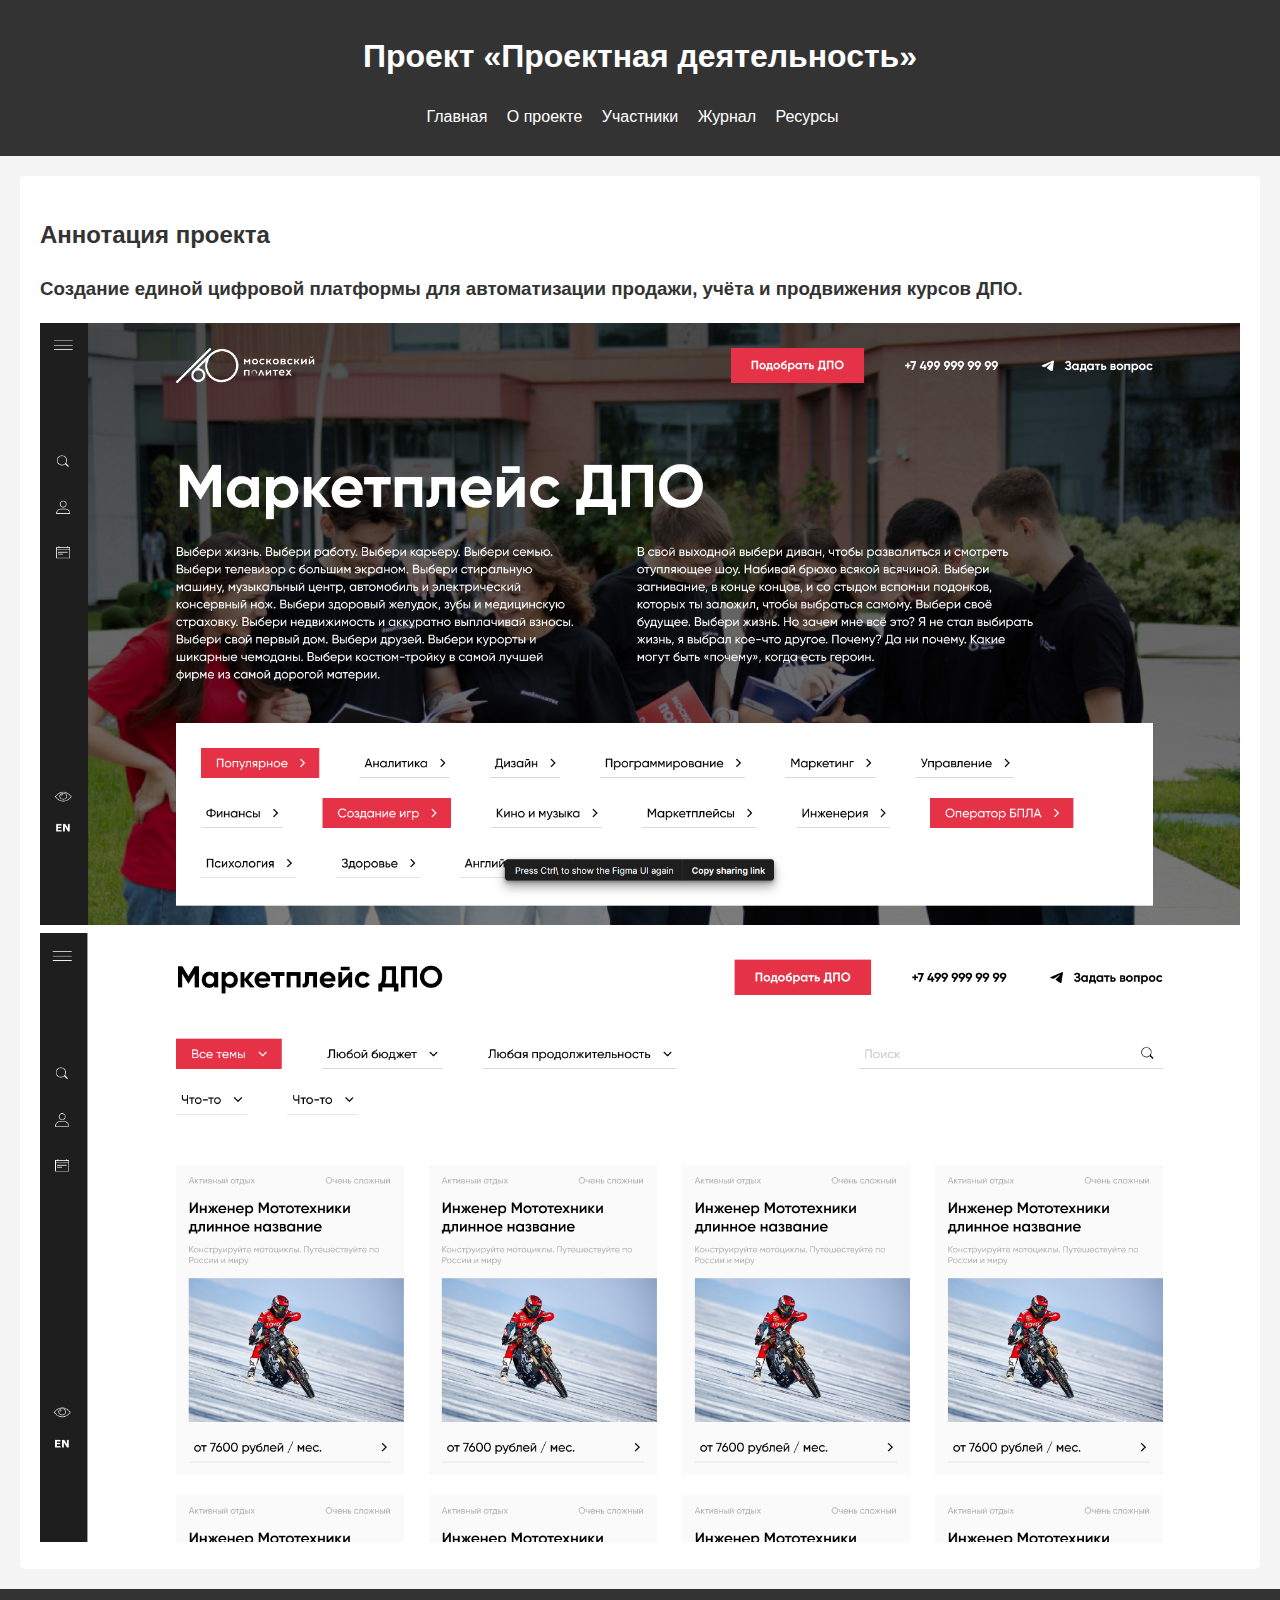
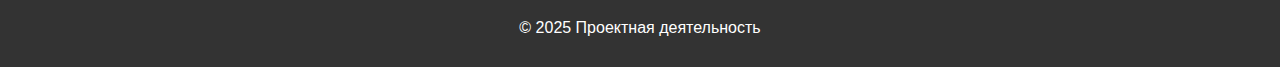
<file: site/index.html>
<!DOCTYPE html>
<html lang="ru">
<head>
    <meta charset="UTF-8">
    <meta name="viewport" content="width=device-width, initial-scale=1.0">
    <title>Проектная деятельность</title>
    <link rel="stylesheet" href="styles.css">
</head>
<body>
    <header>
        <h1>Проект «Проектная деятельность»</h1>
        <nav>
            <ul>
                <li><a href="index.html">Главная</a></li>
                <li><a href="about.html">О проекте</a></li>
                <li><a href="team.html">Участники</a></li>
                <li><a href="journal.html">Журнал</a></li>
                <li><a href="resources.html">Ресурсы</a></li>
            </ul>
        </nav>
    </header>
    <section>
        <h2>Аннотация проекта</h2>
        <h3>Создание единой цифровой платформы для автоматизации продажи, учёта и продвижения курсов ДПО.</h3>
        <img src="main.png" alt="Изображение проекта">
        <img src="main2.png" alt="Изображение проекта">
    </section>
    <footer>
        <p>&copy; 2025 Проектная деятельность</p>
    </footer>
</body>
</html>
</file>
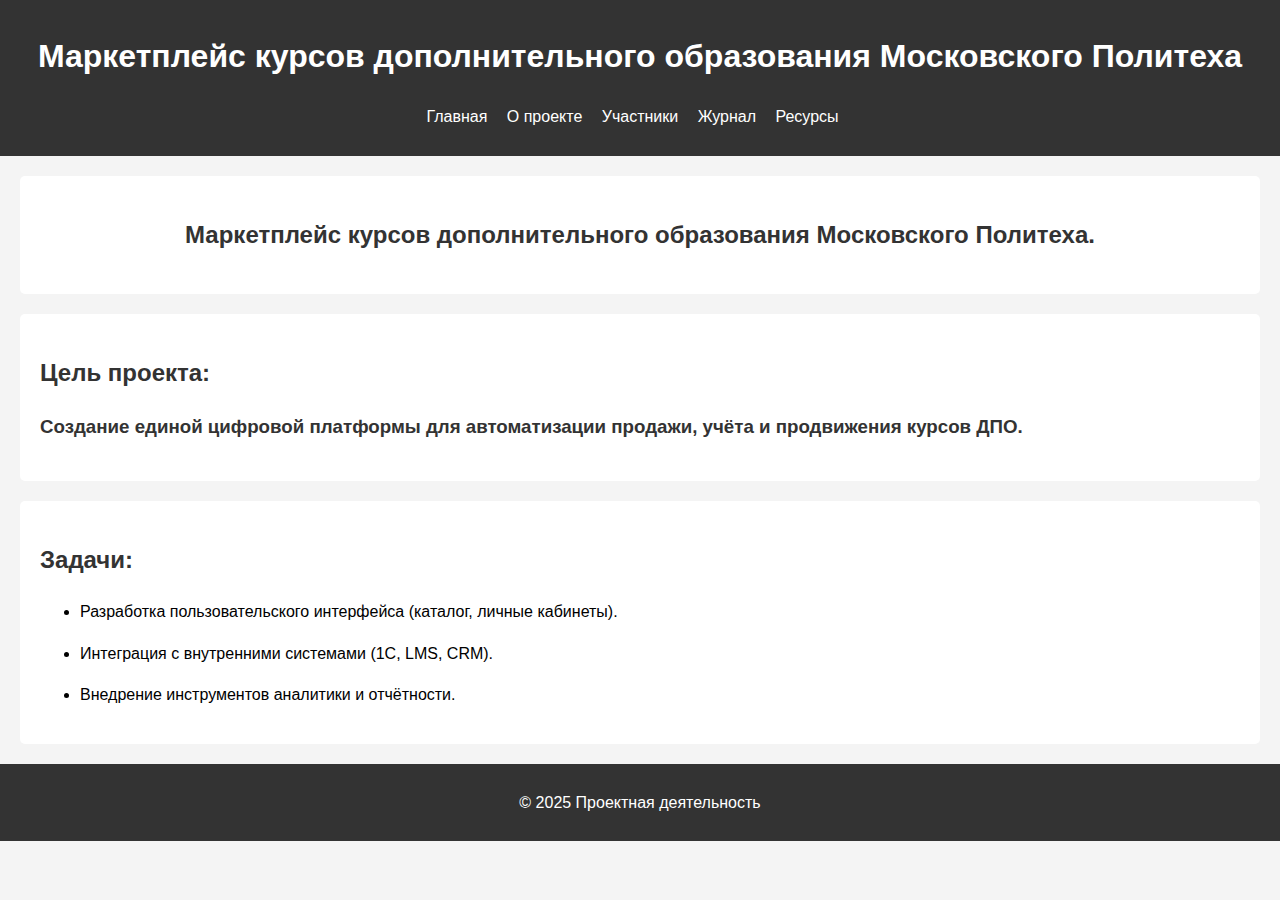
<file: site/about.html>
<!DOCTYPE html>
<html lang="ru">
<head>
    <meta charset="UTF-8">
    <meta name="viewport" content="width=device-width, initial-scale=1.0">
    <title>О проекте</title>
    <link rel="stylesheet" href="styles.css">
</head>
<body>
    <header>
        <h1>Маркетплейс курсов дополнительного образования Московского Политеха</h1>
        <nav>
            <ul>
                <li><a href="index.html">Главная</a></li>
                <li><a href="about.html">О проекте</a></li>
                <li><a href="team.html">Участники</a></li>
                <li><a href="journal.html">Журнал</a></li>
                <li><a href="resources.html">Ресурсы</a></li>
            </ul>
        </nav>
    </header>
    <section>
        <h2><center>Маркетплейс курсов дополнительного образования Московского Политеха.</center></h2>
    </section>
    <section>
        <h2>Цель проекта:</h2>
        <h3>Создание единой цифровой платформы для автоматизации продажи, учёта и продвижения курсов ДПО.</h3>
    </section>
    <section>
        <h2>Задачи:</h2>
        <ul>
            <li><p>Разработка пользовательского интерфейса (каталог, личные кабинеты).</p></li>
            <li><p>Интеграция с внутренними системами (1С, LMS, CRM).</p></li>
            <li><p>Внедрение инструментов аналитики и отчётности.</p></li>
        </ul>
    </section>
    <footer>
        <p>&copy; 2025 Проектная деятельность</p>
    </footer>
</body>
</html>
</file>
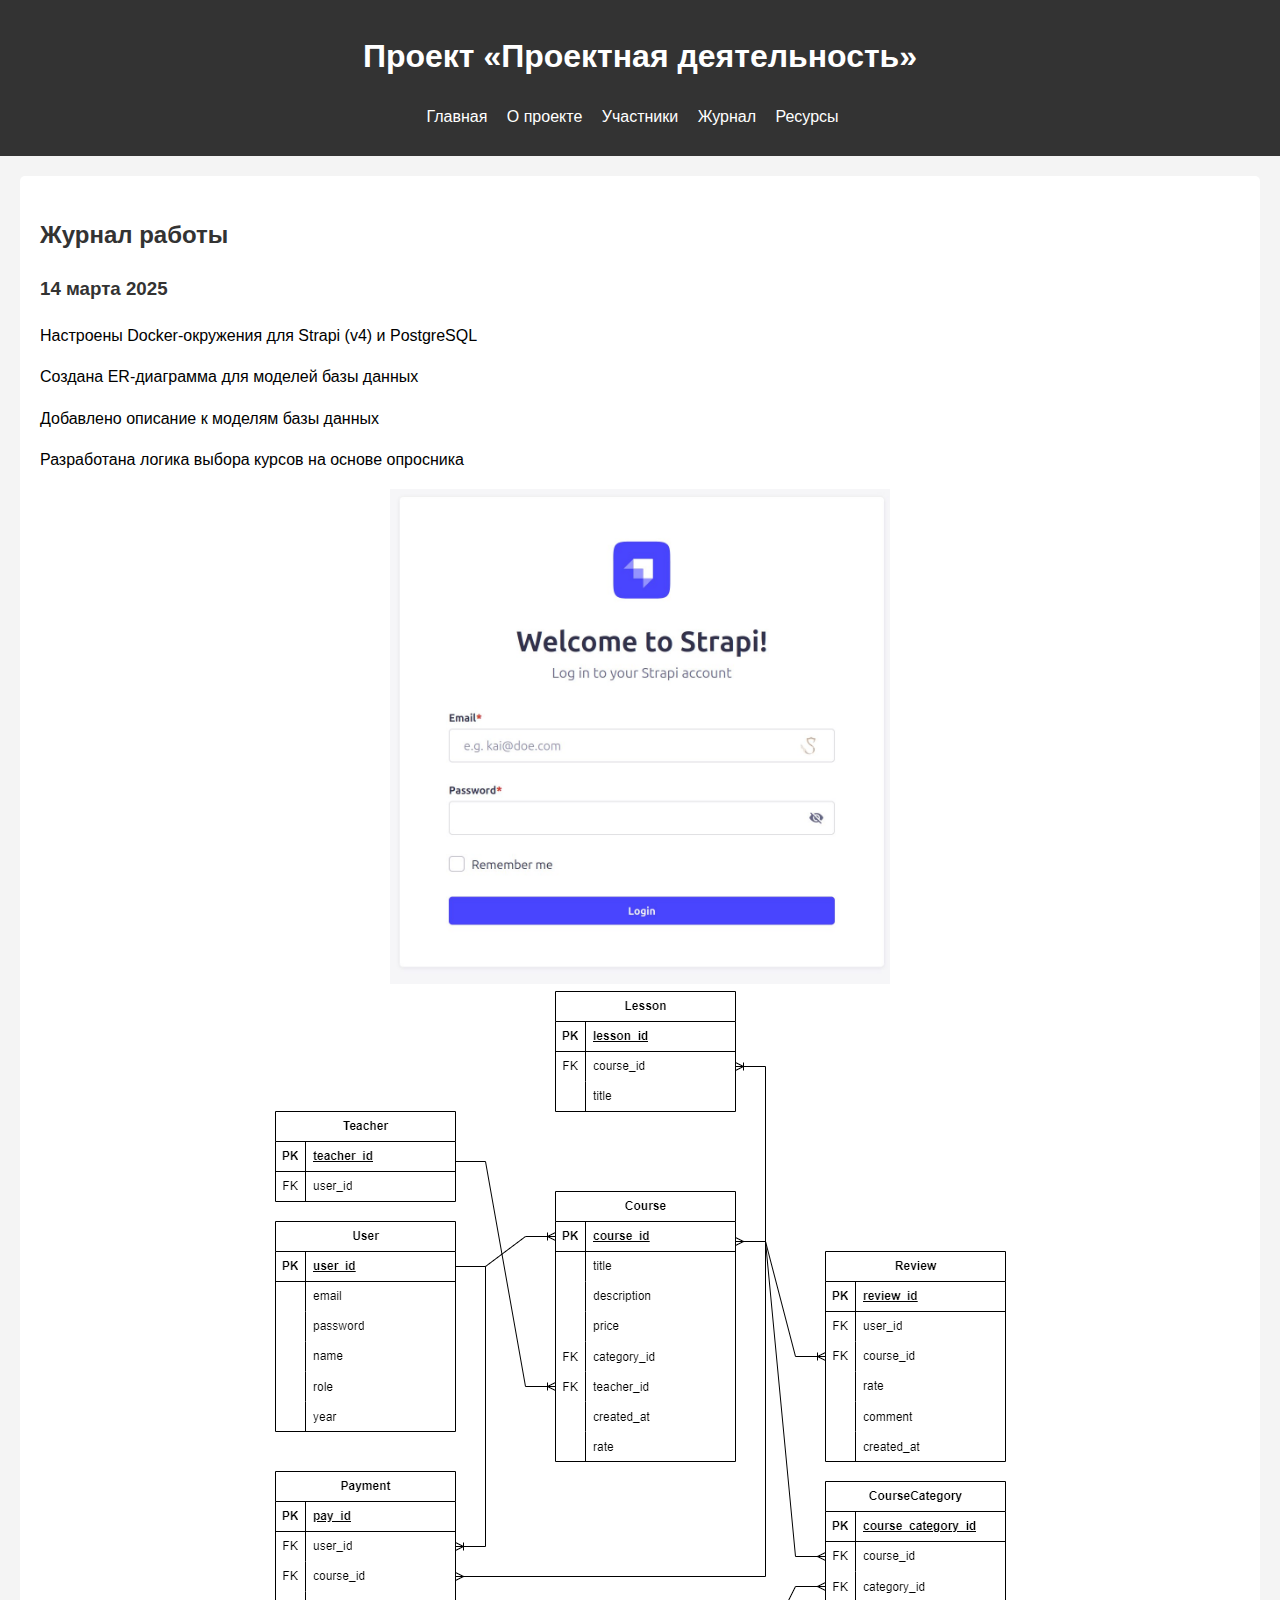
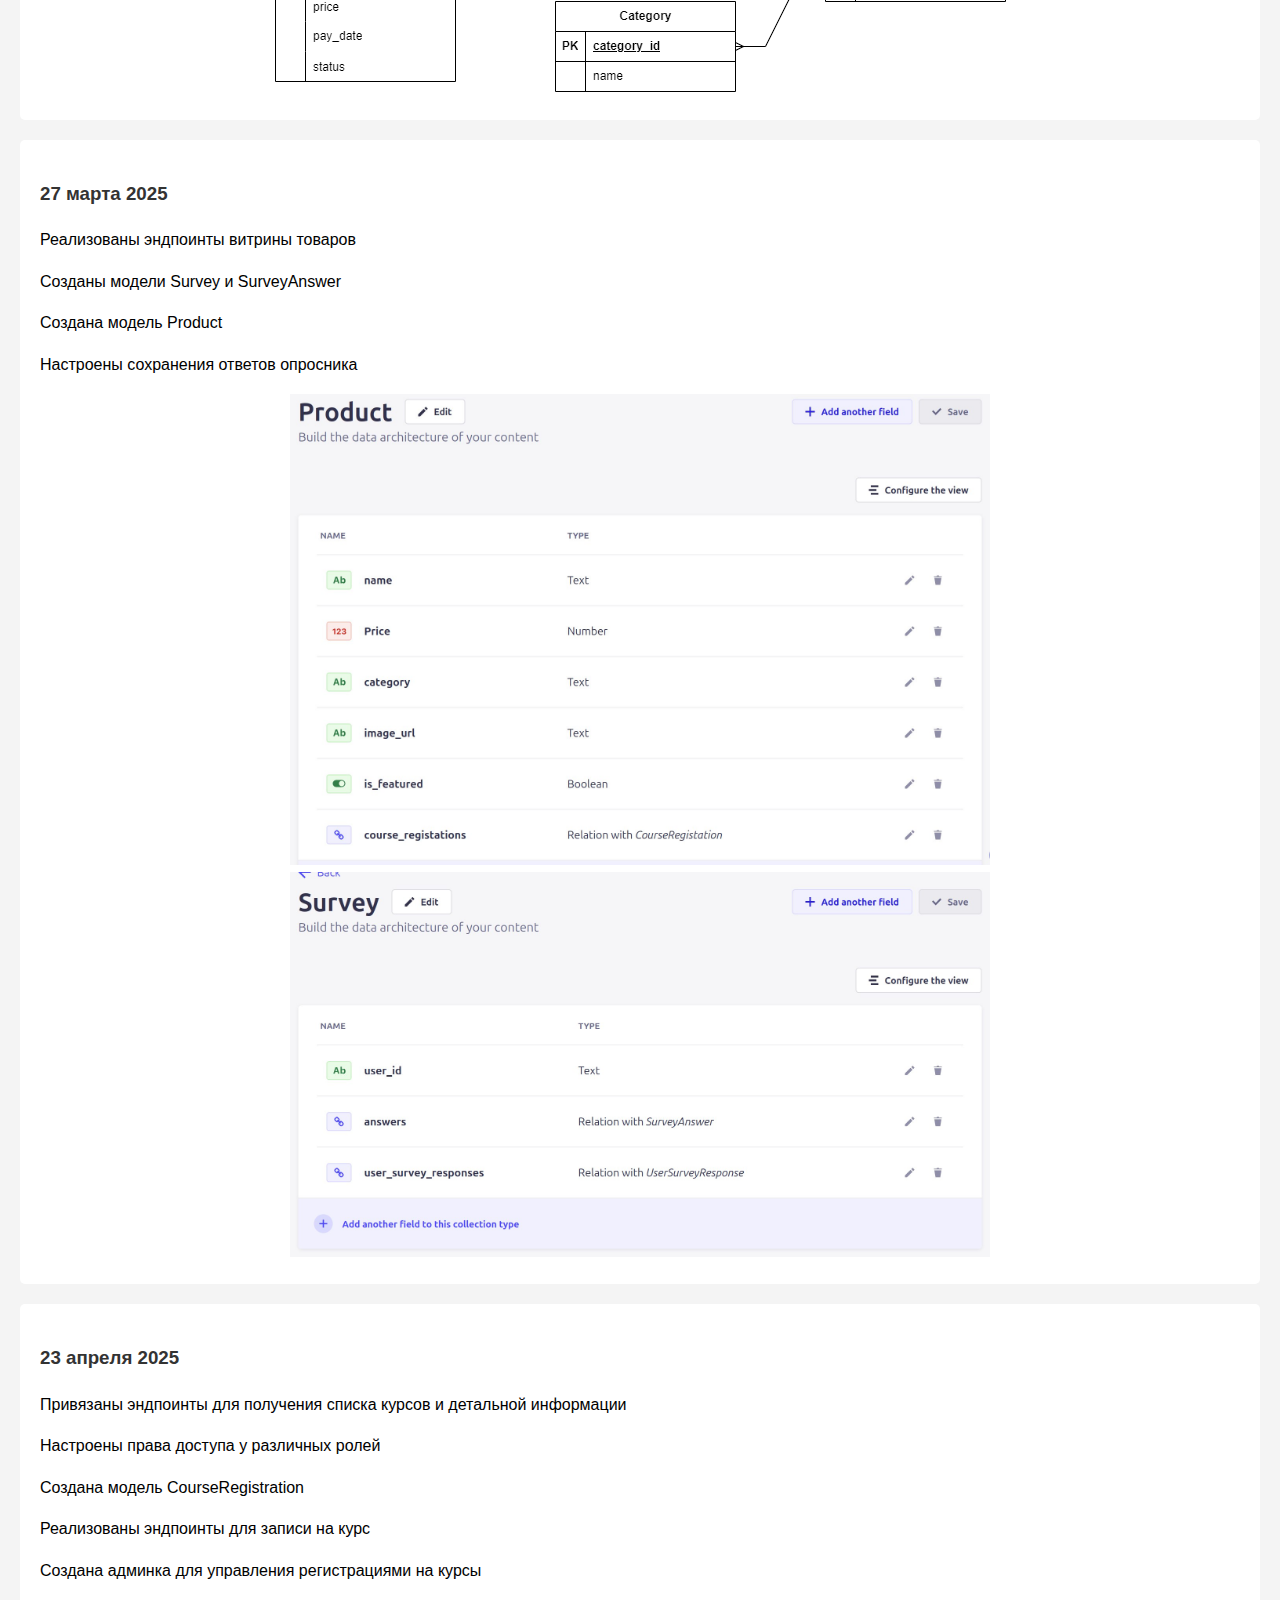
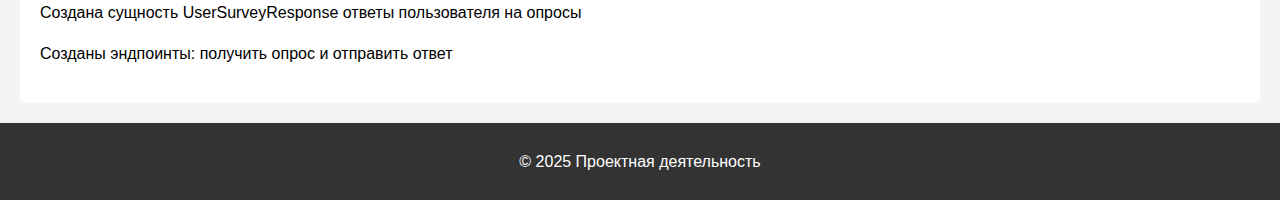
<file: site/journal.html>
<!DOCTYPE html>
<html lang="ru">
<head>
    <meta charset="UTF-8">
    <meta name="viewport" content="width=device-width, initial-scale=1.0">
    <title>Журнал</title>
    <link rel="stylesheet" href="styles.css">
</head>
<body>
    <header>
        <h1>Проект «Проектная деятельность»</h1>
        <nav>
            <ul>
                <li><a href="index.html">Главная</a></li>
                <li><a href="about.html">О проекте</a></li>
                <li><a href="team.html">Участники</a></li>
                <li><a href="journal.html">Журнал</a></li>
                <li><a href="resources.html">Ресурсы</a></li>
            </ul>
        </nav>
    </header>
    <section>
        <h2>Журнал работы</h2>
        <article>
            <h3>14 марта 2025</h3>
            <p>Настроены Docker-окружения для Strapi (v4) и PostgreSQL</p>
            <p>Создана ER-диаграмма для моделей базы данных</p>
            <p>Добавлено описание к моделям базы данных</p>
            <p>Разработана логика выбора курсов на основе опросника</p>
            <center><img src="startpage.jpg" width="500" height=auto alt="Изображение проекта"></center>
            <center><img src="ER.png" alt="Изображение проекта"></center>
        </article>
    </section>
    <section>
        <article>
            <h3>27 марта 2025</h3>
            <p>Реализованы эндпоинты витрины товаров</p>
            <p>Созданы модели Survey и SurveyAnswer</p>
            <p>Создана модель Product</p>
            <p>Настроены сохранения ответов опросника</p>
            <center><img src="product.jpg" width="700" height=auto alt="Изображение проекта"></center>
            <center><img src="survey.jpg" width="700" height=auto alt="Изображение проекта"></center>
        </article>
    </section>
    <section>
        <article>
            <h3>23 апреля 2025</h3>
            <p>Привязаны эндпоинты для получения списка курсов и детальной информации</p>
            <p>Настроены права доступа у различных ролей</p>
            <p>Создана модель CourseRegistration</p>
            <p>Реализованы эндпоинты для записи на курс</p>
            <p>Создана админка для управления регистрациями на курсы</p>
            <p>Создана сущность UserSurveyResponse ответы пользователя на опросы</p>
            <p>Созданы эндпоинты: получить опрос и отправить ответ</p>
        </article>
    </section>
    <footer>
        <p>&copy; 2025 Проектная деятельность</p>
    </footer>
</body>
</html>
</file>
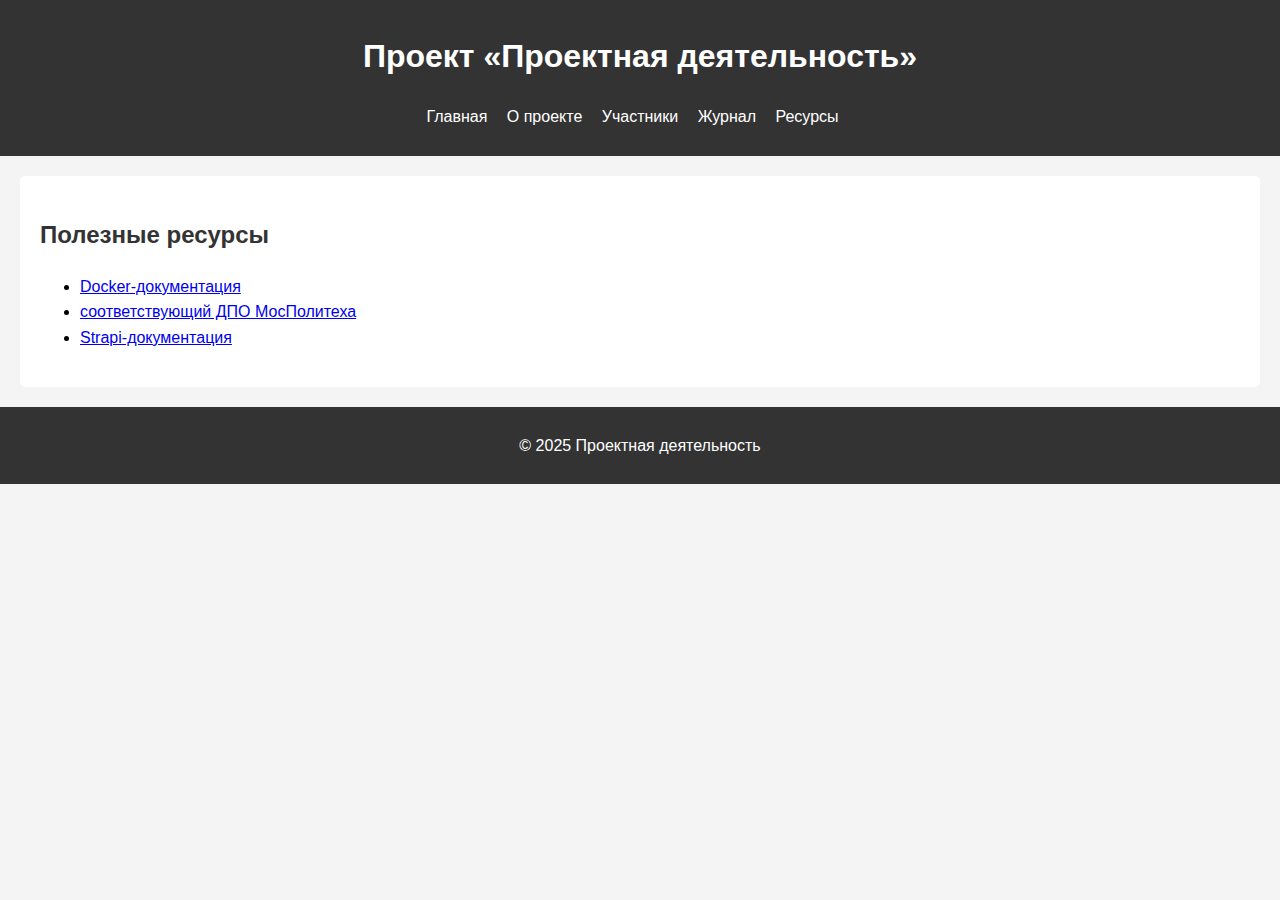
<file: site/resources.html>
<!DOCTYPE html>
<html lang="ru">
<head>
    <meta charset="UTF-8">
    <meta name="viewport" content="width=device-width, initial-scale=1.0">
    <title>Ресурсы</title>
    <link rel="stylesheet" href="styles.css">
</head>
<body>
    <header>
        <h1>Проект «Проектная деятельность»</h1>
        <nav>
            <ul>
                <li><a href="index.html">Главная</a></li>
                <li><a href="about.html">О проекте</a></li>
                <li><a href="team.html">Участники</a></li>
                <li><a href="journal.html">Журнал</a></li>
                <li><a href="resources.html">Ресурсы</a></li>
            </ul>
        </nav>
    </header>
    <section>
        <h2>Полезные ресурсы</h2>
        <ul>
            <li><a href="https://docs.docker.com/" target="_blank">Docker-документация</a></li>
            <li><a href="https://mospolytech.ru/dop-obrazovanie/povyshenie-kvalifikacii-i-professionalnaya-perepodgotovka/" target="_blank">соответствующий ДПО МосПолитеха</a></li>
            <li><a href="https://docs.strapi.io/" target="_blank">Strapi-документация</a></li>
        </ul>
    </section>
    <footer>
        <p>&copy; 2025 Проектная деятельность</p>
    </footer>
</body>
</html>
</file>
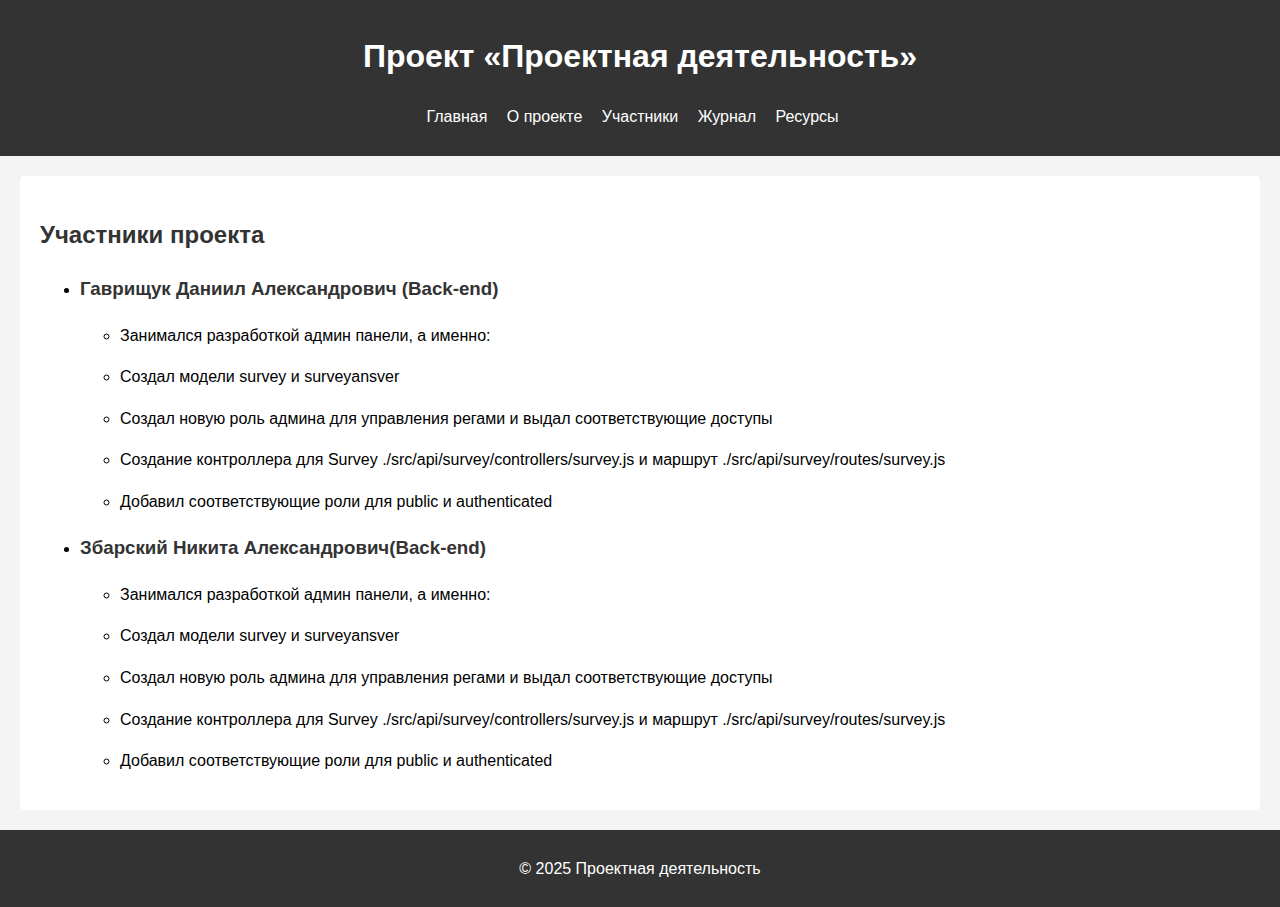
<file: site/team.html>
<!DOCTYPE html>
<html lang="ru">
<head>
    <meta charset="UTF-8">
    <meta name="viewport" content="width=device-width, initial-scale=1.0">
    <title>Участники</title>
    <link rel="stylesheet" href="styles.css">
</head>
<body>
    <header>
        <h1>Проект «Проектная деятельность»</h1>
        <nav>
            <ul>
                <li><a href="index.html">Главная</a></li>
                <li><a href="about.html">О проекте</a></li>
                <li><a href="team.html">Участники</a></li>
                <li><a href="journal.html">Журнал</a></li>
                <li><a href="resources.html">Ресурсы</a></li>
            </ul>
        </nav>
    </header>
    <section>
        <h2>Участники проекта</h2>
        <ul>
            <li>
                <h3>Гаврищук Даниил Александрович (Back-end)</h3>
                <ul>
                    <li><p>Занимался разработкой админ панели, а именно:</p></li>
                    <li><p>Создал модели survey и surveyansver</p></li>
                    <li><p>Создал новую роль админа для управления регами и выдал соответствующие доступы</p></li>
                    <li><p>Создание контроллера для Survey ./src/api/survey/controllers/survey.js и маршрут ./src/api/survey/routes/survey.js</p></li>
                    <li><p>Добавил соответствующие роли для public и authenticated</p></li>
                </ul>
            </li>
            <li>
                <h3>Збарский Никита Александрович(Back-end)</h3>
                <ul>
                    <li><p>Занимался разработкой админ панели, а именно:</p></li>
                    <li><p>Создал модели survey и surveyansver</p></li>
                    <li><p>Создал новую роль админа для управления регами и выдал соответствующие доступы</p></li>
                    <li><p>Создание контроллера для Survey ./src/api/survey/controllers/survey.js и маршрут ./src/api/survey/routes/survey.js</p></li>
                    <li><p>Добавил соответствующие роли для public и authenticated</p></li>
                </ul>
            </li>
        </ul>
    </section>
    <footer>
        <p>&copy; 2025 Проектная деятельность</p>
    </footer>
</body>
</html>
</file>
<file: site/styles.css>
body {
    font-family: Arial, sans-serif;
    line-height: 1.6;
    background-color: #f4f4f4;
    margin: 0;
    padding: 0;
}

header {
    background-color: #333;
    color: white;
    padding: 10px 0;
    text-align: center;
}

nav ul {
    list-style-type: none;
    padding: 0;
}

nav ul li {
    display: inline;
    margin-right: 15px;
}

nav ul li a {
    color: white;
    text-decoration: none;
}

h2, h3 {
    color: #333;
}

footer {
    background-color: #333;
    color: white;
    text-align: center;
    padding: 10px 0;
}

section {
    margin: 20px;
    padding: 20px;
    background-color: white;
    border-radius: 5px;
}

img {
    max-width: 100%;
    height: auto;
}
</file>
